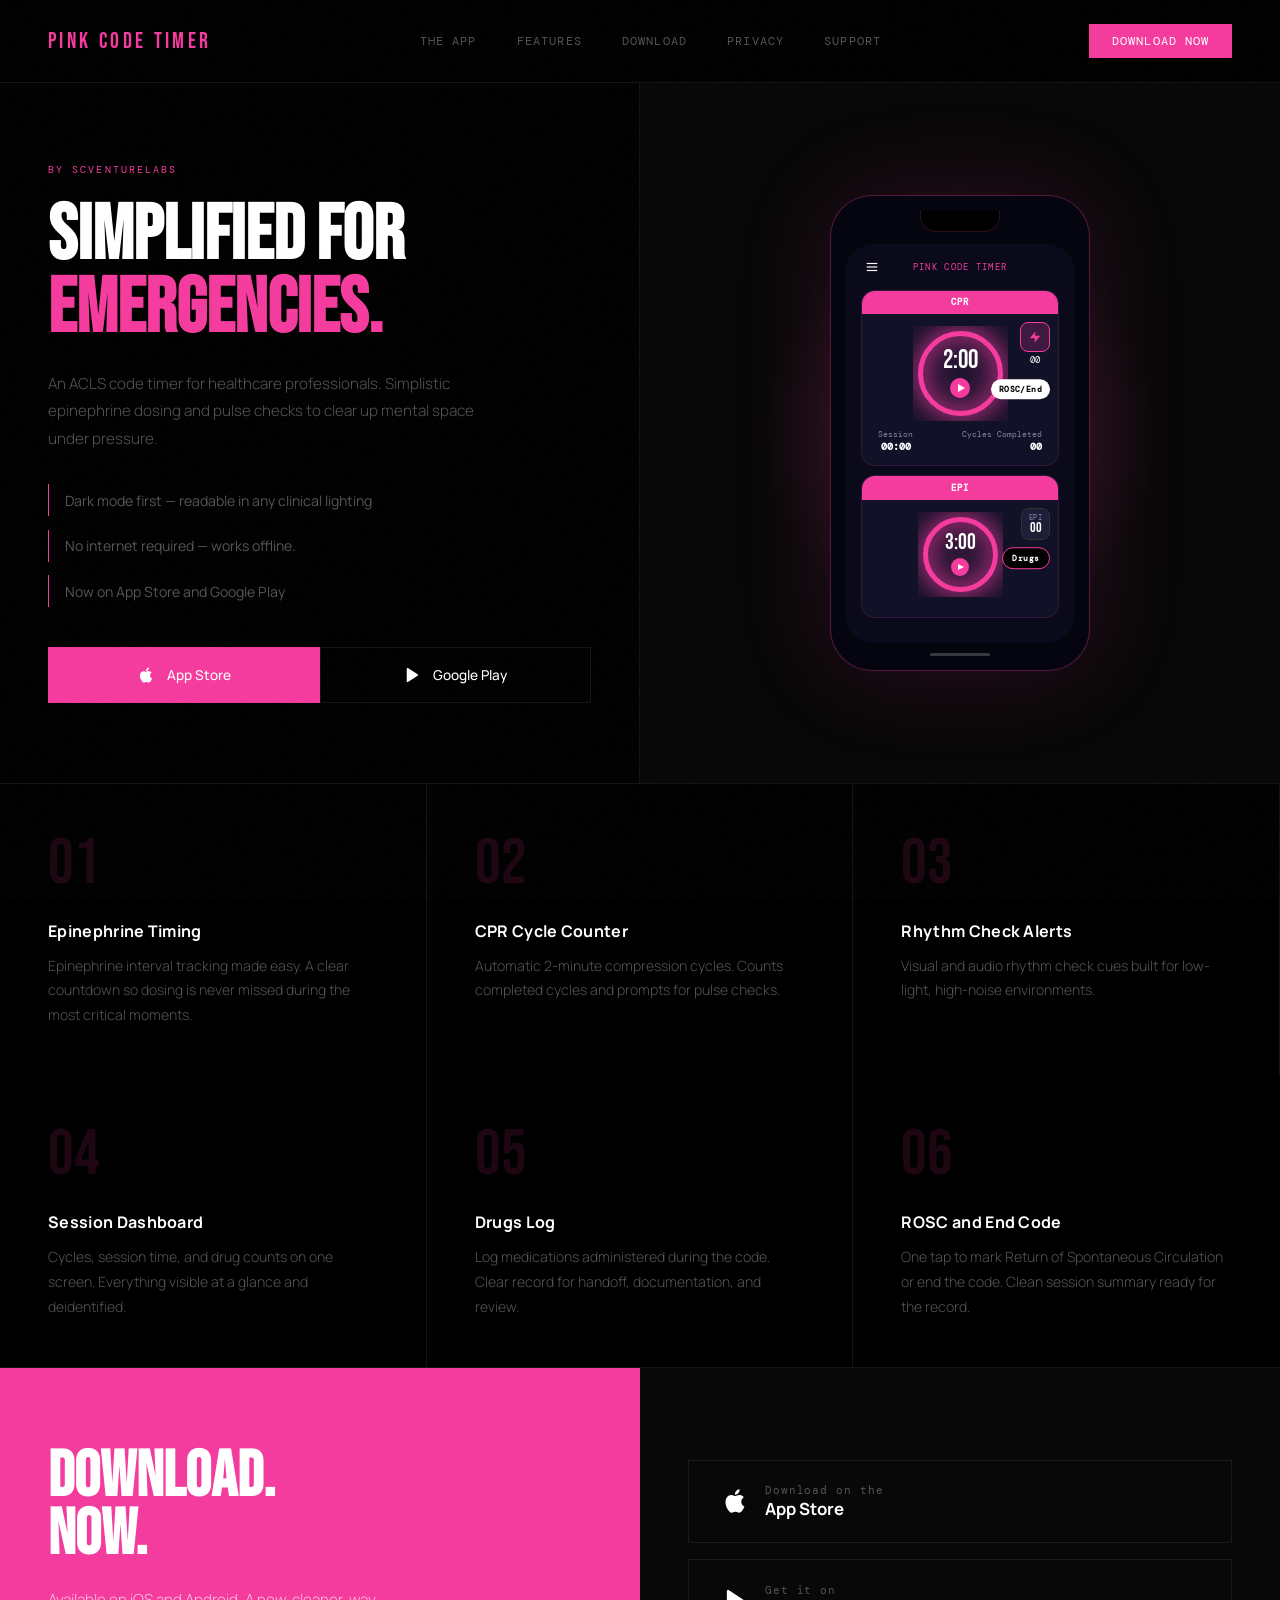
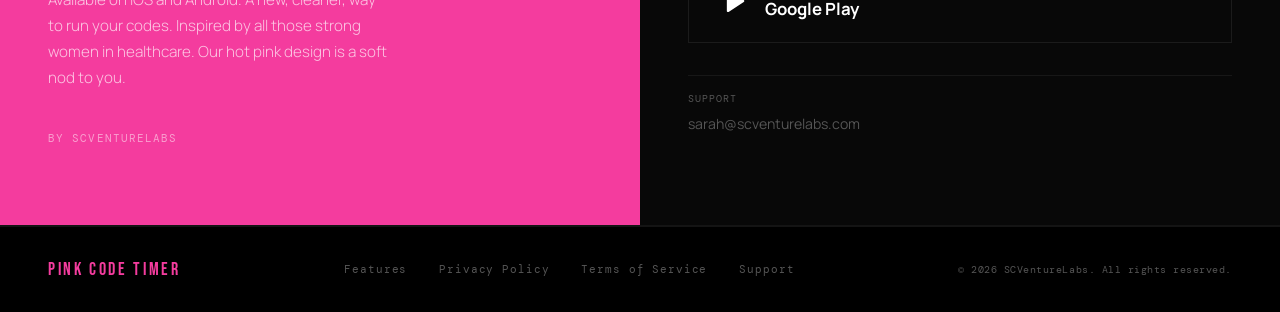
<file: index.html>
<!DOCTYPE html>
<html lang="en">
<head>
  <meta charset="UTF-8"/>
  <meta name="viewport" content="width=device-width, initial-scale=1.0"/>

  <!-- Primary SEO -->
  <title>Pink Code Timer | ACLS Code Timer for Doctors & Nurses</title>
  <meta name="description" content="Pink Code Timer is the definitive ACLS code timer for healthcare professionals. Track epinephrine dosing, CPR cycles, and rhythm checks on iOS and Android. Free to download."/>
  <meta name="keywords" content="ACLS timer, code timer, epinephrine timer, CPR timer, cardiac arrest timer, hospital app, emergency medicine app, resuscitation timer, code blue timer"/>
  <meta name="author" content="SCVentureLabs"/>
  <link rel="canonical" href="https://www.scventurelabs.com/"/>

  <!-- Open Graph (Facebook, iMessage, LinkedIn previews) -->
  <meta property="og:type" content="website"/>
  <meta property="og:url" content="https://www.scventurelabs.com/"/>
  <meta property="og:title" content="Pink Code Timer | ACLS Code Timer for Healthcare Professionals"/>
  <meta property="og:description" content="Track epinephrine dosing, CPR cycles, and rhythm checks with confidence. Free on iOS and Android."/>
  <meta property="og:image" content="https://www.scventurelabs.com/images/app-screenshot.png"/>

  <!-- Twitter/X Card -->
  <meta name="twitter:card" content="summary_large_image"/>
  <meta name="twitter:title" content="Pink Code Timer | ACLS Code Timer"/>
  <meta name="twitter:description" content="The definitive ACLS code timer for healthcare professionals. Free on iOS and Android."/>
  <meta name="twitter:image" content="https://www.scventurelabs.com/images/app-screenshot.png"/>

  <!-- Structured Data: tells Google this is a mobile app -->
  <script type="application/ld+json">
  {
    "@context": "https://schema.org",
    "@type": "MobileApplication",
    "name": "Pink Code Timer",
    "description": "The definitive ACLS code timer for healthcare professionals. Track epinephrine dosing, CPR cycles, rhythm checks, and more.",
    "url": "https://www.scventurelabs.com",
    "applicationCategory": "MedicalApplication",
    "operatingSystem": "iOS, Android",
    "offers": {
      "@type": "Offer",
      "price": "0",
      "priceCurrency": "USD"
    },
    "author": {
      "@type": "Organization",
      "name": "SCVentureLabs",
      "email": "sarah@scventurelabs.com"
    }
  }
  </script>

  <link rel="icon" type="image/png" href="images/logo.png"/>
  <link rel="stylesheet" href="style.css"/>
  <link href="https://fonts.googleapis.com/css2?family=Bebas+Neue&family=DM+Mono:wght@400;500&family=Manrope:wght@300;400;500;700&display=swap" rel="stylesheet"/>
</head>
<body>

  <!-- NAV -->
  <nav class="nav">
    <div class="nav-logo">Pink Code Timer</div>
    <div class="nav-links">
      <a href="#app">The App</a>
      <a href="#features">Features</a>
      <a href="#download">Download</a>
      <a href="privacy.html">Privacy</a>
      <a href="mailto:sarah@scventurelabs.com">Support</a>
    </div>
    <a href="#download" class="nav-cta">Download Now</a>
  </nav>

  <!-- SPLIT: HERO / APP SECTION -->
  <section class="split" id="app">
    <div class="split-left">
      <div class="section-label">By SCVentureLabs</div>
      <h1 class="section-title" style="font-size:clamp(3.5rem,6vw,6rem);">
        Simplified for<br><em>emergencies.</em>
      </h1>
      <p class="section-body">
        An ACLS code timer for healthcare professionals. Simplistic epinephrine dosing and pulse checks to clear up mental space under pressure.
      </p>

      <div style="margin-top:2rem;display:flex;flex-direction:column;gap:0.85rem;">
        <div style="display:flex;align-items:center;gap:1rem;font-size:0.88rem;color:#555;">
          <div style="width:1px;height:32px;background:#f43c9e;flex-shrink:0;"></div>
          Dark mode first — readable in any clinical lighting
        </div>
        <div style="display:flex;align-items:center;gap:1rem;font-size:0.88rem;color:#555;">
          <div style="width:1px;height:32px;background:#f43c9e;flex-shrink:0;"></div>
          No internet required — works offline.
        </div>
        <div style="display:flex;align-items:center;gap:1rem;font-size:0.88rem;color:#555;">
          <div style="width:1px;height:32px;background:#f43c9e;flex-shrink:0;"></div>
          Now on App Store and Google Play
        </div>
      </div>

      <div style="margin-top:2.5rem;display:flex;gap:0;">
        <a href="https://apps.apple.com/us/app/pink-code-timer/id6759091362" class="btn-store primary" target="_blank" rel="noopener">
          <svg width="18" height="18" viewBox="0 0 24 24" fill="white"><path d="M18.71 19.5c-.83 1.24-1.71 2.45-3.05 2.47-1.34.03-1.77-.79-3.29-.79-1.53 0-2 .77-3.27.82-1.31.05-2.3-1.32-3.14-2.53C4.25 17 2.94 12.45 4.7 9.39c.87-1.52 2.43-2.48 4.12-2.51 1.28-.02 2.5.87 3.29.87.78 0 2.26-1.07 3.8-.91.65.03 2.47.26 3.64 1.98-.09.06-2.17 1.28-2.15 3.81.03 3.02 2.65 4.03 2.68 4.04-.03.07-.42 1.44-1.38 2.83M13 3.5c.73-.83 1.94-1.46 2.94-1.5.13 1.17-.34 2.35-1.04 3.19-.69.85-1.83 1.51-2.95 1.42-.15-1.15.41-2.35 1.05-3.11z"/></svg>
          App Store
        </a>
        <a href="https://play.google.com/store/apps/details?id=com.pinkcodetimer.android&pcampaignid=web_share" class="btn-store" target="_blank" rel="noopener">
          <svg width="18" height="18" viewBox="0 0 24 24" fill="white"><path d="M5 3.5v17c0 .55.45 1 1 1 .18 0 .35-.05.5-.13l13-8.5c.31-.18.5-.51.5-.87s-.19-.69-.5-.87l-13-8.5c-.15-.08-.32-.13-.5-.13-.55 0-1 .45-1 1z"/></svg>
          Google Play
        </a>
      </div>
    </div>

    <div class="split-right">
      <div class="glow-blob"></div>
      <div class="phone">
        <div class="phone-notch"></div>
        <div class="phone-screen">

          <div style="display:flex;justify-content:space-between;align-items:center;margin-bottom:1rem;padding:0 0.25rem;">
            <svg width="14" height="14" viewBox="0 0 24 24" fill="none" stroke="#fff" stroke-width="2"><line x1="3" y1="6" x2="21" y2="6"/><line x1="3" y1="12" x2="21" y2="12"/><line x1="3" y1="18" x2="21" y2="18"/></svg>
            <div class="phone-header" style="margin:0;">Pink Code Timer</div>
            <div style="width:14px;"></div>
          </div>

          <!-- CPR CARD -->
          <div class="phone-card" style="margin-bottom:0.6rem;">
            <div class="phone-card-header">CPR</div>
            <div class="phone-card-body" style="position:relative;padding:0.75rem;">
              <div style="position:absolute;top:0.5rem;right:0.5rem;text-align:center;">
                <div style="width:30px;height:30px;background:rgba(244,60,158,0.2);border:1px solid #f43c9e;border-radius:8px;display:flex;align-items:center;justify-content:center;">
                  <svg width="14" height="14" viewBox="0 0 24 24" fill="#f43c9e"><path d="M13 2L3 14h9l-1 8 10-12h-9l1-8z"/></svg>
                </div>
                <div style="font-family:'DM Mono',monospace;font-size:0.55rem;color:#fff;margin-top:2px;">00</div>
              </div>
              <div style="position:relative;width:95px;height:95px;margin:0 auto 0.5rem;">
                <svg viewBox="0 0 95 95" style="position:absolute;inset:0;width:100%;height:100%;">
                  <circle cx="47.5" cy="47.5" r="40" fill="none" stroke="rgba(244,60,158,0.15)" stroke-width="5"/>
                  <circle cx="47.5" cy="47.5" r="40" fill="none" stroke="#f43c9e" stroke-width="5"
                    stroke-dasharray="251" stroke-dashoffset="0" stroke-linecap="round"
                    transform="rotate(-90 47.5 47.5)"
                    style="filter:drop-shadow(0 0 8px #f43c9e) drop-shadow(0 0 16px #f43c9e);"/>
                </svg>
                <div style="position:absolute;inset:0;display:flex;flex-direction:column;align-items:center;justify-content:center;gap:4px;">
                  <div style="font-family:'Bebas Neue',sans-serif;font-size:1.6rem;color:#fff;line-height:1;">2:00</div>
                  <div style="width:20px;height:20px;background:#f43c9e;border-radius:50%;display:flex;align-items:center;justify-content:center;">
                    <div style="width:0;height:0;border-top:4px solid transparent;border-bottom:4px solid transparent;border-left:7px solid #fff;margin-left:2px;"></div>
                  </div>
                </div>
              </div>
              <div style="position:absolute;right:0.5rem;top:50%;transform:translateY(-50%);">
                <div style="background:#fff;color:#000;font-family:'DM Mono',monospace;font-size:0.5rem;letter-spacing:0.05em;padding:0.3rem 0.5rem;border-radius:100px;font-weight:600;">ROSC/End</div>
              </div>
              <div class="phone-stats" style="padding:0 0.25rem;margin-top:0.25rem;">
                <div><div style="font-size:0.52rem;color:#8888aa;">Session</div><strong style="font-size:0.65rem;color:#fff;">00:00</strong></div>
                <div style="text-align:right"><div style="font-size:0.52rem;color:#8888aa;">Cycles Completed</div><strong style="font-size:0.65rem;color:#fff;">00</strong></div>
              </div>
            </div>
          </div>

          <!-- EPI CARD -->
          <div class="phone-card">
            <div class="phone-card-header">EPI</div>
            <div class="phone-card-body" style="position:relative;padding:0.75rem;">
              <div style="position:absolute;top:0.5rem;right:0.5rem;text-align:center;">
                <div style="background:#1e1e38;border:1px solid #333;border-radius:8px;padding:0.25rem 0.4rem;text-align:center;">
                  <div style="font-family:'DM Mono',monospace;font-size:0.45rem;color:#8888aa;letter-spacing:0.08em;">EPI</div>
                  <div style="font-family:'Bebas Neue',sans-serif;font-size:0.85rem;color:#fff;line-height:1;">00</div>
                </div>
              </div>
              <div style="position:relative;width:85px;height:85px;margin:0 auto 0.5rem;">
                <svg viewBox="0 0 85 85" style="position:absolute;inset:0;width:100%;height:100%;">
                  <circle cx="42.5" cy="42.5" r="35" fill="none" stroke="rgba(244,60,158,0.15)" stroke-width="5"/>
                  <circle cx="42.5" cy="42.5" r="35" fill="none" stroke="#f43c9e" stroke-width="5"
                    stroke-dasharray="220" stroke-dashoffset="0" stroke-linecap="round"
                    transform="rotate(-90 42.5 42.5)"
                    style="filter:drop-shadow(0 0 8px #f43c9e) drop-shadow(0 0 16px #f43c9e);"/>
                </svg>
                <div style="position:absolute;inset:0;display:flex;flex-direction:column;align-items:center;justify-content:center;gap:4px;">
                  <div style="font-family:'Bebas Neue',sans-serif;font-size:1.4rem;color:#fff;line-height:1;">3:00</div>
                  <div style="width:18px;height:18px;background:#f43c9e;border-radius:50%;display:flex;align-items:center;justify-content:center;">
                    <div style="width:0;height:0;border-top:3px solid transparent;border-bottom:3px solid transparent;border-left:6px solid #fff;margin-left:2px;"></div>
                  </div>
                </div>
              </div>
              <div style="position:absolute;right:0.5rem;top:50%;transform:translateY(-50%);">
                <div style="background:#000;color:#fff;font-family:'DM Mono',monospace;font-size:0.5rem;letter-spacing:0.05em;padding:0.3rem 0.6rem;border-radius:100px;border:1px solid #f43c9e;font-weight:600;">Drugs</div>
              </div>
            </div>
          </div>

        </div>
        <div class="phone-home"></div>
      </div>
    </div>
  </section>

  <!-- FEATURES -->
  <section class="features" id="features">
    <div class="feature">
      <div class="feature-num">01</div>
      <h3>Epinephrine Timing</h3>
      <p>Epinephrine interval tracking made easy. A clear countdown so dosing is never missed during the most critical moments.</p>
    </div>
    <div class="feature">
      <div class="feature-num">02</div>
      <h3>CPR Cycle Counter</h3>
      <p>Automatic 2-minute compression cycles. Counts completed cycles and prompts for pulse checks.</p>
    </div>
    <div class="feature">
      <div class="feature-num">03</div>
      <h3>Rhythm Check Alerts</h3>
      <p>Visual and audio rhythm check cues built for low-light, high-noise environments.</p>
    </div>
    <div class="feature">
      <div class="feature-num">04</div>
      <h3>Session Dashboard</h3>
      <p>Cycles, session time, and drug counts on one screen. Everything visible at a glance and deidentified.</p>
    </div>
    <div class="feature">
      <div class="feature-num">05</div>
      <h3>Drugs Log</h3>
      <p>Log medications administered during the code. Clear record for handoff, documentation, and review.</p>
    </div>
    <div class="feature">
      <div class="feature-num">06</div>
      <h3>ROSC and End Code</h3>
      <p>One tap to mark Return of Spontaneous Circulation or end the code. Clean session summary ready for the record.</p>
    </div>
  </section>

  <!-- DOWNLOAD CTA -->
  <section class="cta-section" id="download">
    <div class="cta-left">
      <h2>Download.<br>Now.</h2>
      <p>Available on iOS and Android. A new, cleaner, way to run your codes. Inspired by all those strong women in healthcare. Our hot pink design is a soft nod to you.</p>
      <div style="font-family:'DM Mono',monospace;font-size:0.68rem;letter-spacing:0.1em;color:rgba(255,255,255,0.5);">BY SCVENTURELABS</div>
    </div>
    <div class="cta-right">
      <a href="https://apps.apple.com/us/app/pink-code-timer/id6759091362" class="cta-store-btn" target="_blank" rel="noopener">
        <svg width="28" height="28" viewBox="0 0 24 24" fill="white"><path d="M18.71 19.5c-.83 1.24-1.71 2.45-3.05 2.47-1.34.03-1.77-.79-3.29-.79-1.53 0-2 .77-3.27.82-1.31.05-2.3-1.32-3.14-2.53C4.25 17 2.94 12.45 4.7 9.39c.87-1.52 2.43-2.48 4.12-2.51 1.28-.02 2.5.87 3.29.87.78 0 2.26-1.07 3.8-.91.65.03 2.47.26 3.64 1.98-.09.06-2.17 1.28-2.15 3.81.03 3.02 2.65 4.03 2.68 4.04-.03.07-.42 1.44-1.38 2.83M13 3.5c.73-.83 1.94-1.46 2.94-1.5.13 1.17-.34 2.35-1.04 3.19-.69.85-1.83 1.51-2.95 1.42-.15-1.15.41-2.35 1.05-3.11z"/></svg>
        <div>
          <div class="store-label">Download on the</div>
          <div class="store-name">App Store</div>
        </div>
      </a>
      <a href="https://play.google.com/store/apps/details?id=com.pinkcodetimer.android&pcampaignid=web_share" class="cta-store-btn" target="_blank" rel="noopener">
        <svg width="28" height="28" viewBox="0 0 24 24" fill="white"><path d="M5 3.5v17c0 .55.45 1 1 1 .18 0 .35-.05.5-.13l13-8.5c.31-.18.5-.51.5-.87s-.19-.69-.5-.87l-13-8.5c-.15-.08-.32-.13-.5-.13-.55 0-1 .45-1 1z"/></svg>
        <div>
          <div class="store-label">Get it on</div>
          <div class="store-name">Google Play</div>
        </div>
      </a>
      <div style="margin-top:1rem;padding-top:1rem;border-top:1px solid rgba(255,255,255,0.06);">
        <div style="font-family:'DM Mono',monospace;font-size:0.65rem;letter-spacing:0.1em;color:#555;margin-bottom:0.4rem;">SUPPORT</div>
        <a href="mailto:sarah@scventurelabs.com" style="font-size:0.88rem;color:#555;transition:color 0.2s;"
          onmouseover="this.style.color='#fff'" onmouseout="this.style.color='#555'">sarah@scventurelabs.com</a>
      </div>
    </div>
  </section>

  <!-- FOOTER -->
  <footer>
    <div class="footer-logo">Pink Code Timer</div>
    <div class="footer-links">
      <a href="#features">Features</a>
      <a href="privacy.html">Privacy Policy</a>
      <a href="terms.html">Terms of Service</a>
      <a href="mailto:sarah@scventurelabs.com">Support</a>
    </div>
    <div class="footer-copy">© 2026 SCVentureLabs. All rights reserved.</div>
  </footer>

</body>
</html>
</file>
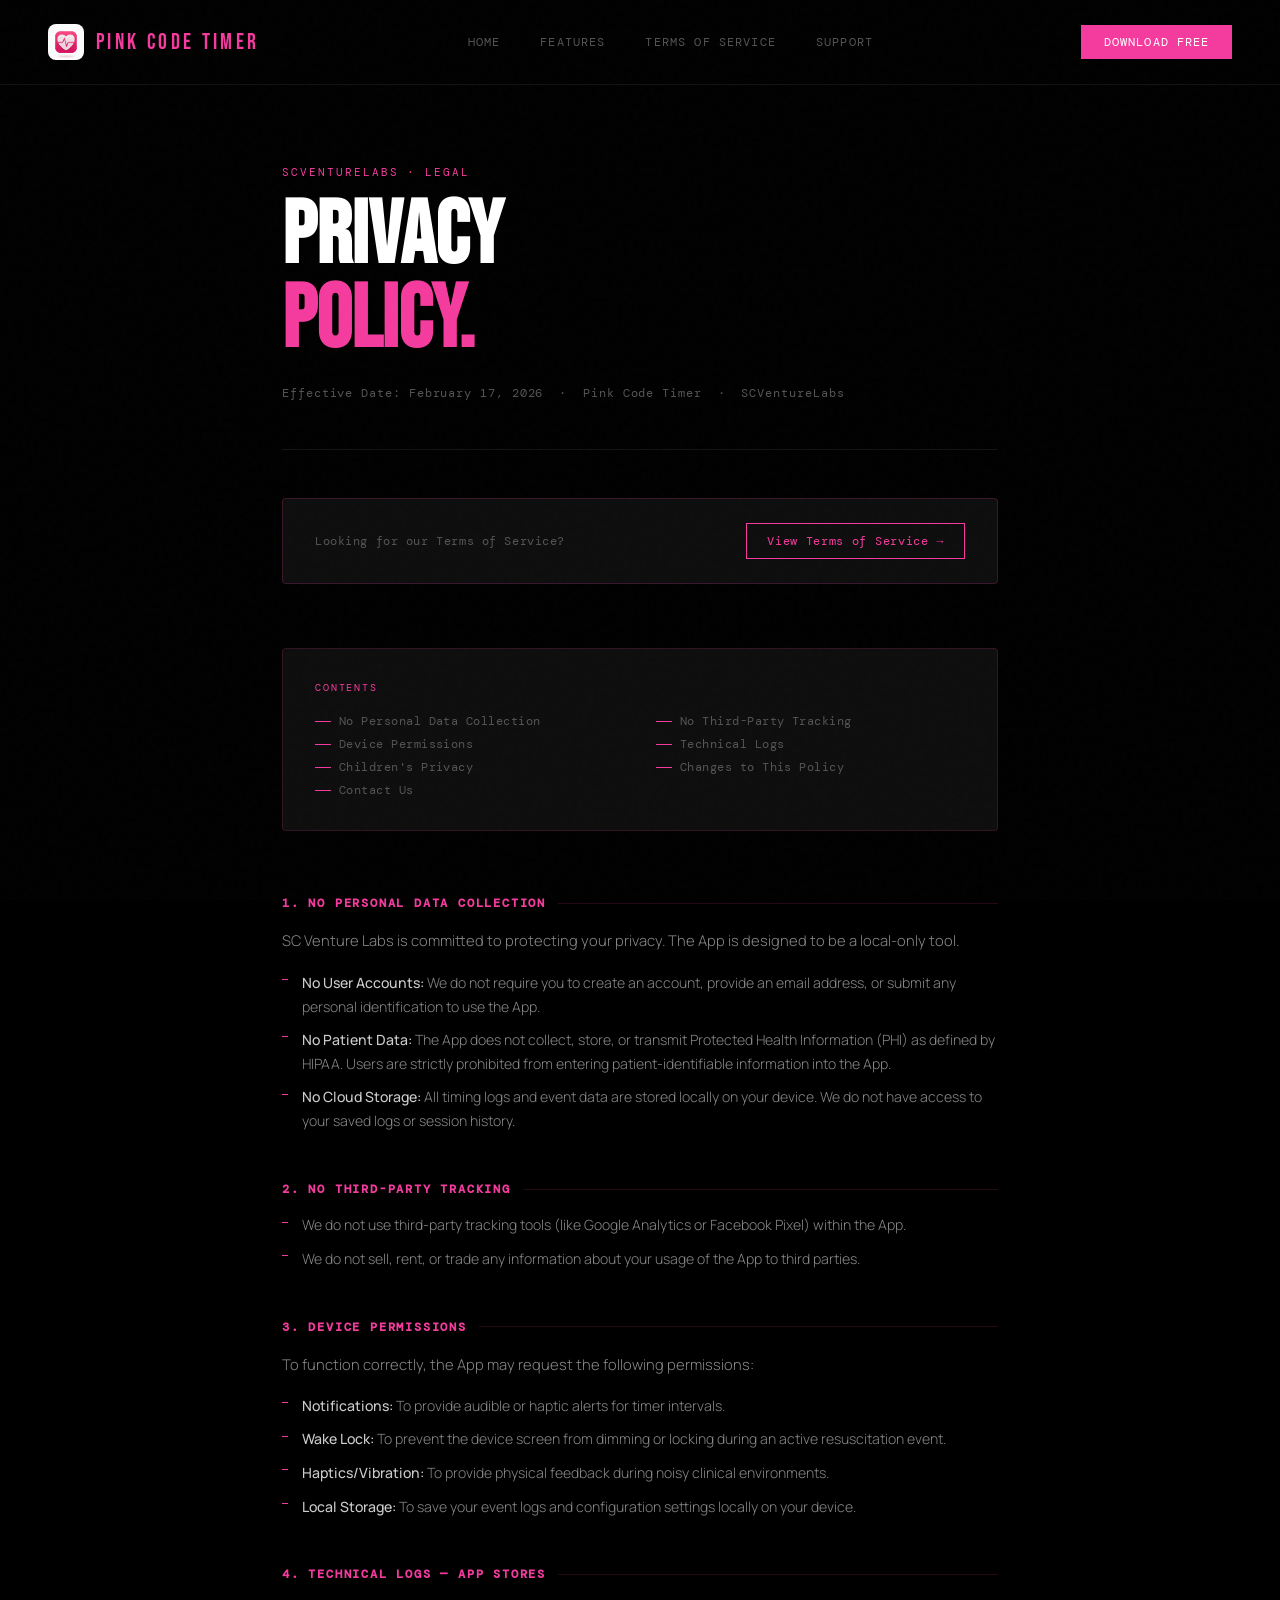
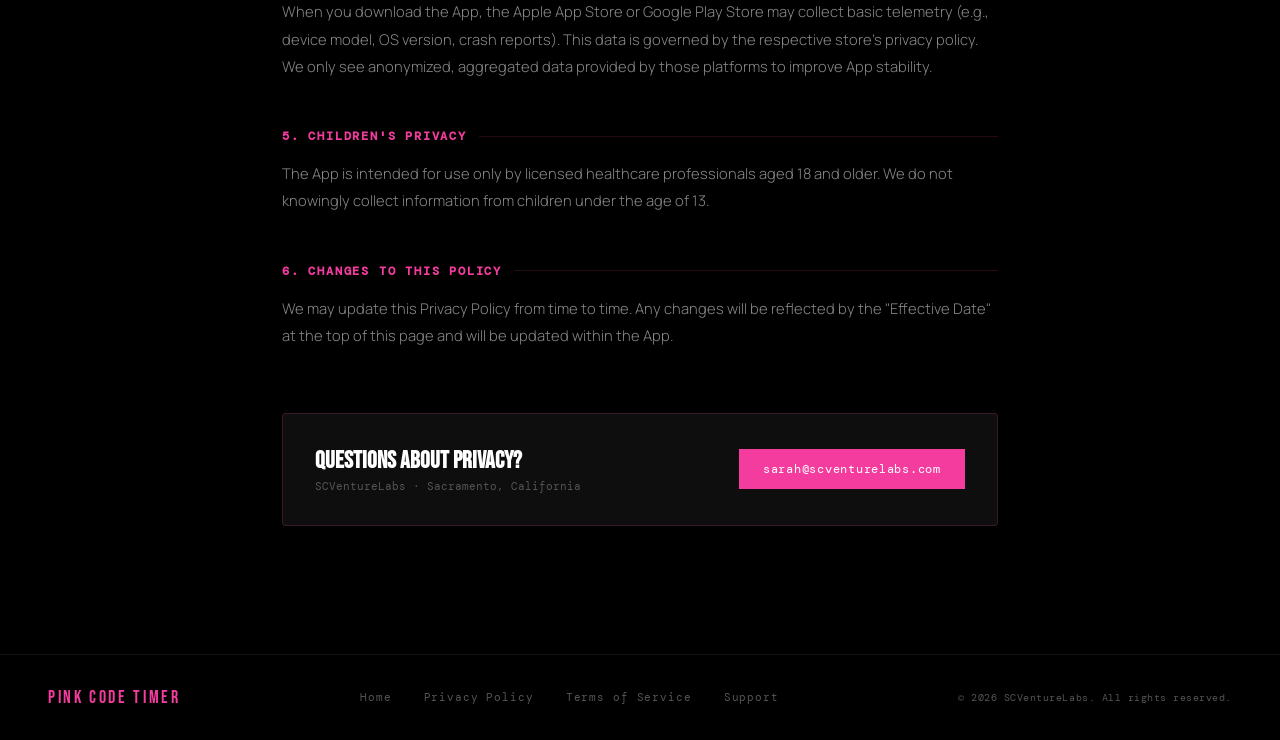
<file: privacy.html>
<!DOCTYPE html>
<html lang="en">
<head>
  <meta charset="UTF-8"/>
  <meta name="viewport" content="width=device-width, initial-scale=1.0"/>
  <title>Privacy Policy — Pink Code Timer</title>
  <meta name="description" content="Privacy Policy for Pink Code Timer by SCVentureLabs."/>
  <link rel="canonical" href="https://www.scventurelabs.com/privacy.html"/>
  <link rel="icon" type="image/png" href="images/logo.png"/>
  <link rel="stylesheet" href="style.css"/>
  <link href="https://fonts.googleapis.com/css2?family=Bebas+Neue&family=DM+Mono:wght@400;500&family=Manrope:wght@300;400;500;700&display=swap" rel="stylesheet"/>
  <style>
    .legal-wrap {
      max-width: 780px;
      margin: 0 auto;
      padding: 5rem 2rem 8rem;
    }
    .legal-eyebrow {
      font-family: 'DM Mono', monospace;
      font-size: 0.68rem;
      letter-spacing: 0.18em;
      text-transform: uppercase;
      color: #f43c9e;
      margin-bottom: 1rem;
    }
    .legal-hero-title {
      font-family: 'Bebas Neue', sans-serif;
      font-size: clamp(3rem, 7vw, 5.5rem);
      line-height: 0.95;
      margin-bottom: 1.5rem;
    }
    .legal-hero-title span { color: #f43c9e; }
    .legal-date {
      font-family: 'DM Mono', monospace;
      font-size: 0.72rem;
      color: #555;
      letter-spacing: 0.08em;
      margin-bottom: 3rem;
      padding-bottom: 3rem;
      border-bottom: 1px solid rgba(255,255,255,0.08);
    }
    .legal-toc {
      background: #0e0e0e;
      border: 1px solid rgba(244,60,158,0.15);
      border-radius: 4px;
      padding: 2rem;
      margin-bottom: 4rem;
    }
    .legal-toc-title {
      font-family: 'DM Mono', monospace;
      font-size: 0.65rem;
      letter-spacing: 0.18em;
      text-transform: uppercase;
      color: #f43c9e;
      margin-bottom: 1.25rem;
    }
    .legal-toc-list {
      display: grid;
      grid-template-columns: 1fr 1fr;
      gap: 0.5rem 2rem;
      list-style: none;
    }
    .legal-toc-list li a {
      font-family: 'DM Mono', monospace;
      font-size: 0.72rem;
      color: #555;
      letter-spacing: 0.04em;
      transition: color 0.2s;
      display: flex;
      align-items: center;
      gap: 0.5rem;
    }
    .legal-toc-list li a::before {
      content: '';
      display: block;
      width: 16px;
      height: 1px;
      background: #f43c9e;
      flex-shrink: 0;
    }
    .legal-toc-list li a:hover { color: #fff; }
    .legal-section {
      margin-bottom: 3rem;
    }
    .legal-section h3 {
      font-family: 'DM Mono', monospace;
      font-size: 0.75rem;
      letter-spacing: 0.15em;
      text-transform: uppercase;
      color: #f43c9e;
      margin-bottom: 1rem;
      display: flex;
      align-items: center;
      gap: 0.75rem;
    }
    .legal-section h3::after {
      content: '';
      flex: 1;
      height: 1px;
      background: rgba(244,60,158,0.15);
    }
    .legal-section p {
      font-size: 0.92rem;
      color: #888;
      line-height: 1.85;
      font-weight: 300;
      margin-bottom: 1rem;
    }
    .legal-section ul {
      list-style: none;
      display: flex;
      flex-direction: column;
      gap: 0.6rem;
      margin-bottom: 1rem;
    }
    .legal-section ul li {
      font-size: 0.88rem;
      color: #888;
      line-height: 1.7;
      font-weight: 300;
      padding-left: 1.25rem;
      position: relative;
    }
    .legal-section ul li::before {
      content: '';
      position: absolute;
      left: 0;
      top: 0.6em;
      width: 6px;
      height: 1px;
      background: #f43c9e;
    }
    .legal-section ul li strong {
      color: #ccc;
      font-weight: 500;
    }
    .legal-other-page {
      background: #0e0e0e;
      border: 1px solid rgba(244,60,158,0.2);
      border-radius: 4px;
      padding: 1.5rem 2rem;
      display: flex;
      align-items: center;
      justify-content: space-between;
      margin-bottom: 4rem;
      gap: 2rem;
      flex-wrap: wrap;
    }
    .legal-other-page p {
      font-family: 'DM Mono', monospace;
      font-size: 0.72rem;
      color: #555;
      margin: 0;
      letter-spacing: 0.05em;
    }
    .legal-other-link {
      font-family: 'DM Mono', monospace;
      font-size: 0.72rem;
      background: transparent;
      color: #f43c9e;
      border: 1px solid #f43c9e;
      padding: 0.6rem 1.25rem;
      letter-spacing: 0.06em;
      white-space: nowrap;
      transition: all 0.2s;
    }
    .legal-other-link:hover {
      background: #f43c9e;
      color: #fff;
    }
    .legal-contact-box {
      background: #0e0e0e;
      border: 1px solid rgba(244,60,158,0.2);
      border-radius: 4px;
      padding: 2rem;
      display: flex;
      align-items: center;
      justify-content: space-between;
      margin-top: 4rem;
      gap: 2rem;
      flex-wrap: wrap;
    }
    .legal-contact-box h4 {
      font-family: 'Bebas Neue', sans-serif;
      font-size: 1.5rem;
      margin-bottom: 0.25rem;
    }
    .legal-contact-box p {
      font-family: 'DM Mono', monospace;
      font-size: 0.7rem;
      color: #555;
      margin: 0;
    }
    .legal-contact-link {
      font-family: 'DM Mono', monospace;
      font-size: 0.78rem;
      background: #f43c9e;
      color: #fff;
      padding: 0.75rem 1.5rem;
      letter-spacing: 0.06em;
      white-space: nowrap;
      transition: opacity 0.2s;
    }
    .legal-contact-link:hover { opacity: 0.85; }
    @media (max-width: 600px) {
      .legal-toc-list { grid-template-columns: 1fr; }
    }
  </style>
</head>
<body>

  <nav class="nav">
    <a href="index.html" class="nav-logo" style="display:flex;align-items:center;gap:0.75rem;">
  <img src="images/logo.png" alt="Pink Code Timer" style="height:36px;width:36px;border-radius:8px;"/>
  Pink Code Timer
</a>
    <div class="nav-links">
      <a href="index.html">Home</a>
      <a href="index.html#features">Features</a>
      <a href="terms.html">Terms of Service</a>
      <a href="mailto:sarah@scventurelabs.com">Support</a>
    </div>
    <a href="index.html#download" class="nav-cta">Download Free</a>
  </nav>

  <div class="legal-wrap">

    <div class="legal-eyebrow">SCVentureLabs · Legal</div>
    <h1 class="legal-hero-title">Privacy<br><span>Policy.</span></h1>
    <div class="legal-date">Effective Date: February 17, 2026 &nbsp;·&nbsp; Pink Code Timer &nbsp;·&nbsp; SCVentureLabs</div>

    <div class="legal-other-page">
      <p>Looking for our Terms of Service?</p>
      <a href="terms.html" class="legal-other-link">View Terms of Service →</a>
    </div>

    <div class="legal-toc">
      <div class="legal-toc-title">Contents</div>
      <ul class="legal-toc-list">
        <li><a href="#no-data">No Personal Data Collection</a></li>
        <li><a href="#no-tracking">No Third-Party Tracking</a></li>
        <li><a href="#permissions">Device Permissions</a></li>
        <li><a href="#tech-logs">Technical Logs</a></li>
        <li><a href="#childrens">Children's Privacy</a></li>
        <li><a href="#changes">Changes to This Policy</a></li>
        <li><a href="#contact">Contact Us</a></li>
      </ul>
    </div>

    <div id="no-data" class="legal-section">
      <h3>1. No Personal Data Collection</h3>
      <p>SC Venture Labs is committed to protecting your privacy. The App is designed to be a local-only tool.</p>
      <ul>
        <li><strong>No User Accounts:</strong> We do not require you to create an account, provide an email address, or submit any personal identification to use the App.</li>
        <li><strong>No Patient Data:</strong> The App does not collect, store, or transmit Protected Health Information (PHI) as defined by HIPAA. Users are strictly prohibited from entering patient-identifiable information into the App.</li>
        <li><strong>No Cloud Storage:</strong> All timing logs and event data are stored locally on your device. We do not have access to your saved logs or session history.</li>
      </ul>
    </div>

    <div id="no-tracking" class="legal-section">
      <h3>2. No Third-Party Tracking</h3>
      <ul>
        <li>We do not use third-party tracking tools (like Google Analytics or Facebook Pixel) within the App.</li>
        <li>We do not sell, rent, or trade any information about your usage of the App to third parties.</li>
      </ul>
    </div>

    <div id="permissions" class="legal-section">
      <h3>3. Device Permissions</h3>
      <p>To function correctly, the App may request the following permissions:</p>
      <ul>
        <li><strong>Notifications:</strong> To provide audible or haptic alerts for timer intervals.</li>
        <li><strong>Wake Lock:</strong> To prevent the device screen from dimming or locking during an active resuscitation event.</li>
        <li><strong>Haptics/Vibration:</strong> To provide physical feedback during noisy clinical environments.</li>
        <li><strong>Local Storage:</strong> To save your event logs and configuration settings locally on your device.</li>
      </ul>
    </div>

    <div id="tech-logs" class="legal-section">
      <h3>4. Technical Logs — App Stores</h3>
      <p>When you download the App, the Apple App Store or Google Play Store may collect basic telemetry (e.g., device model, OS version, crash reports). This data is governed by the respective store's privacy policy. We only see anonymized, aggregated data provided by those platforms to improve App stability.</p>
    </div>

    <div id="childrens" class="legal-section">
      <h3>5. Children's Privacy</h3>
      <p>The App is intended for use only by licensed healthcare professionals aged 18 and older. We do not knowingly collect information from children under the age of 13.</p>
    </div>

    <div id="changes" class="legal-section">
      <h3>6. Changes to This Policy</h3>
      <p>We may update this Privacy Policy from time to time. Any changes will be reflected by the "Effective Date" at the top of this page and will be updated within the App.</p>
    </div>

    <div id="contact" class="legal-contact-box">
      <div>
        <h4>Questions about Privacy?</h4>
        <p>SCVentureLabs · Sacramento, California</p>
      </div>
      <a href="mailto:sarah@scventurelabs.com" class="legal-contact-link">sarah@scventurelabs.com</a>
    </div>

  </div>

  <footer>
    <div class="footer-logo">Pink Code Timer</div>
    <div class="footer-links">
      <a href="index.html">Home</a>
      <a href="privacy.html">Privacy Policy</a>
      <a href="terms.html">Terms of Service</a>
      <a href="mailto:sarah@scventurelabs.com">Support</a>
    </div>
    <div class="footer-copy">© 2026 SCVentureLabs. All rights reserved.</div>
  </footer>

</body>
</html>
</file>
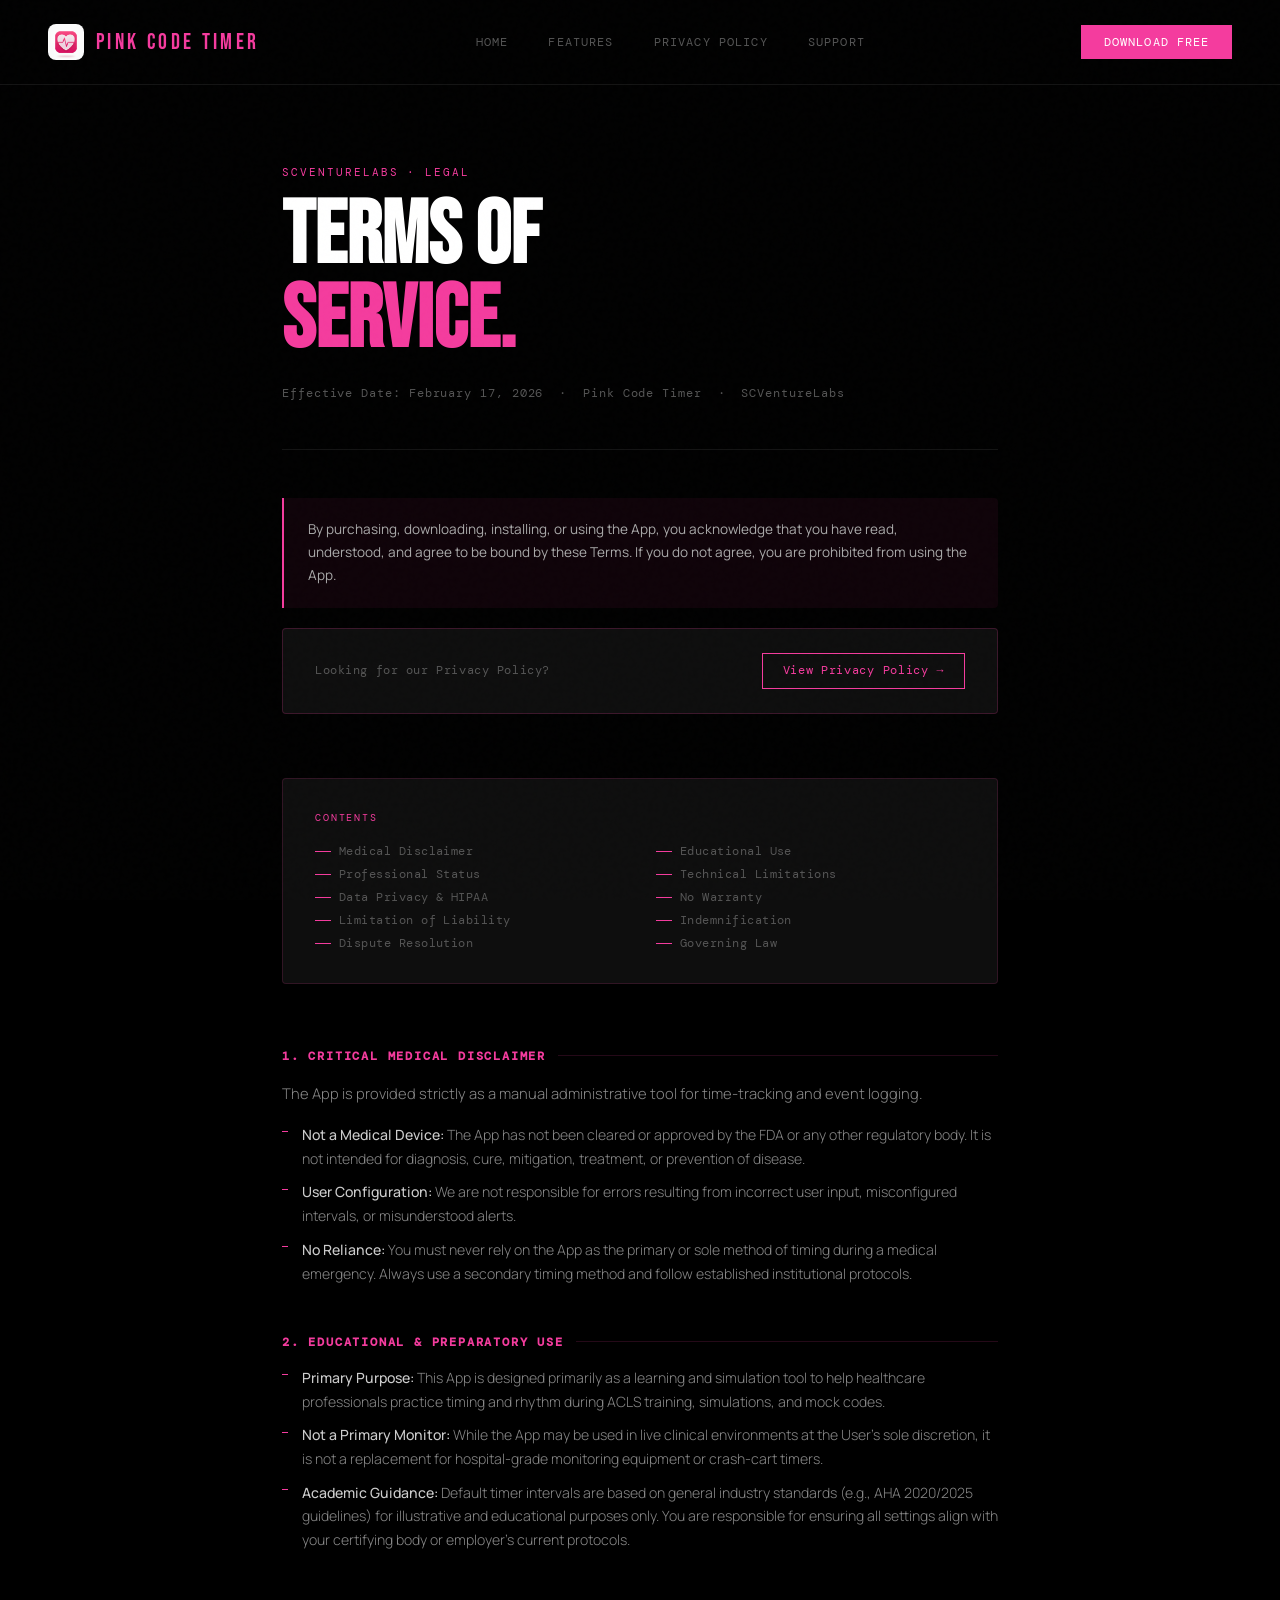
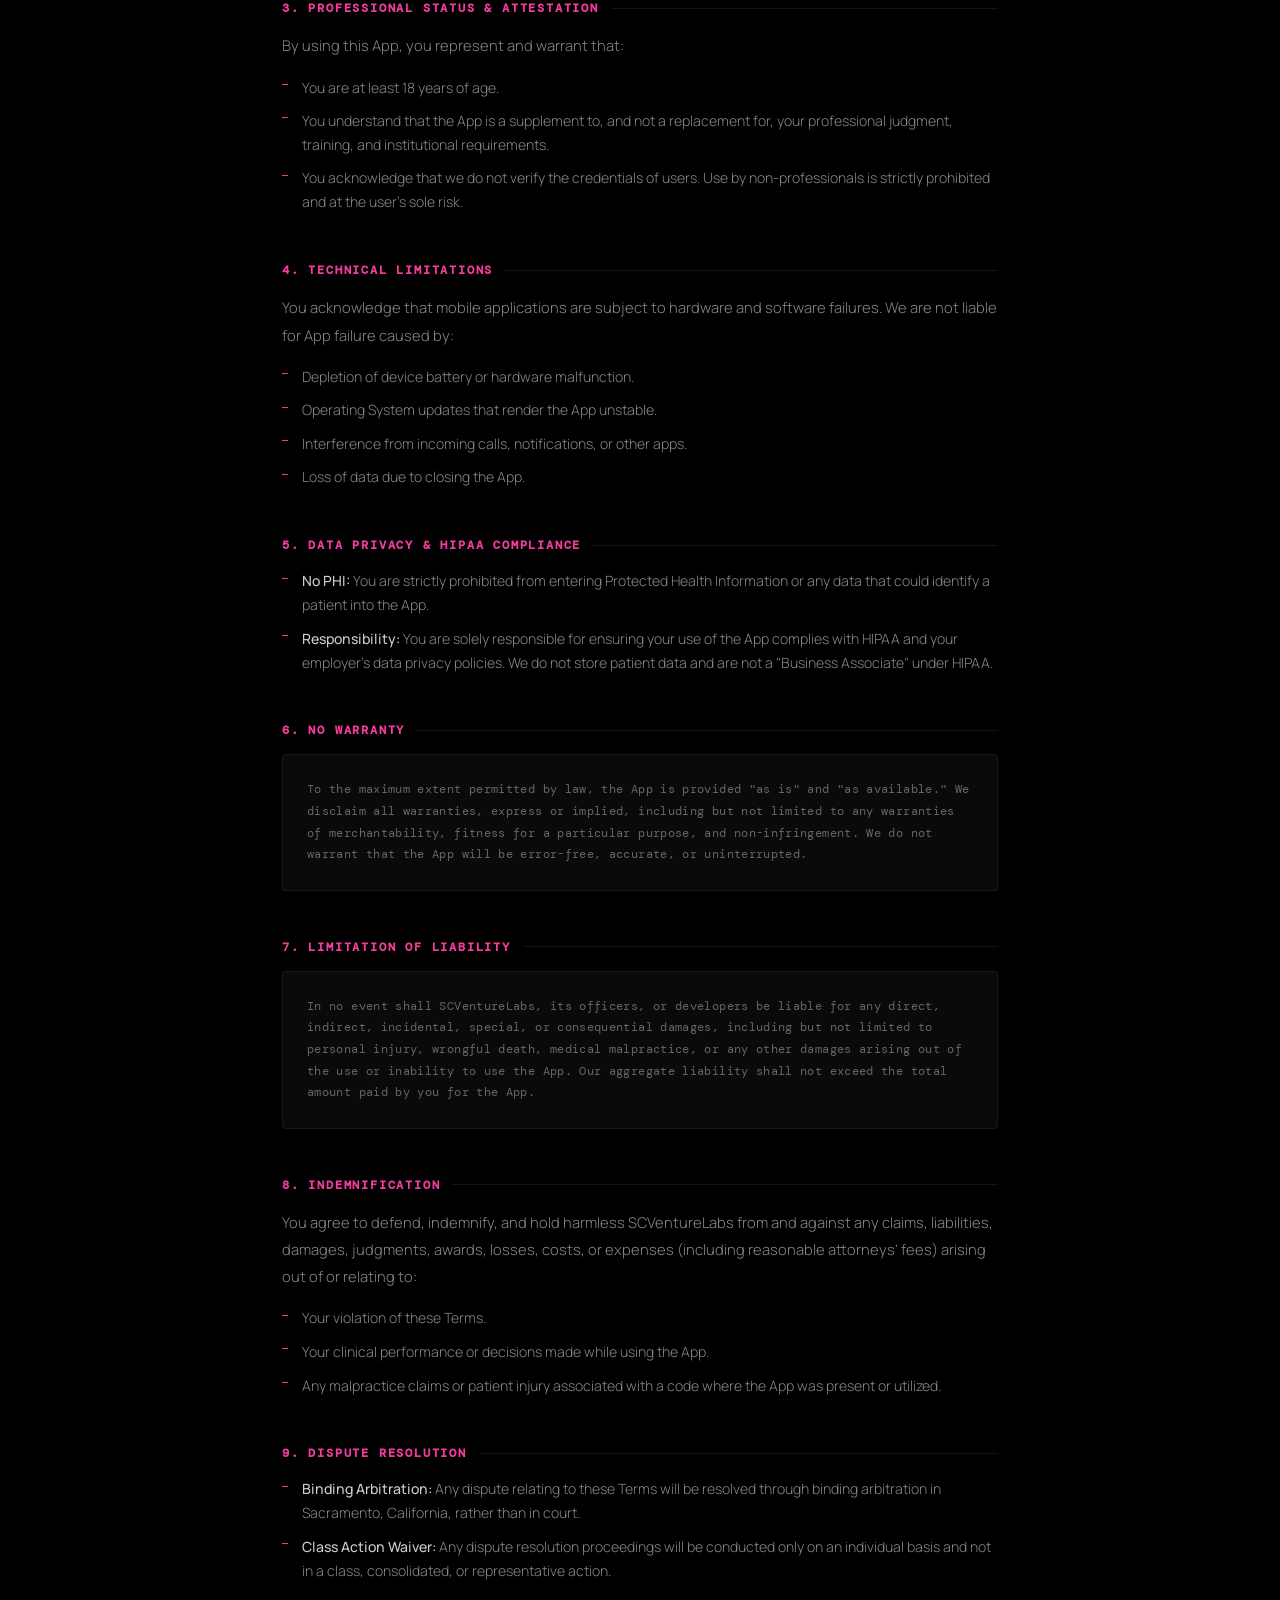
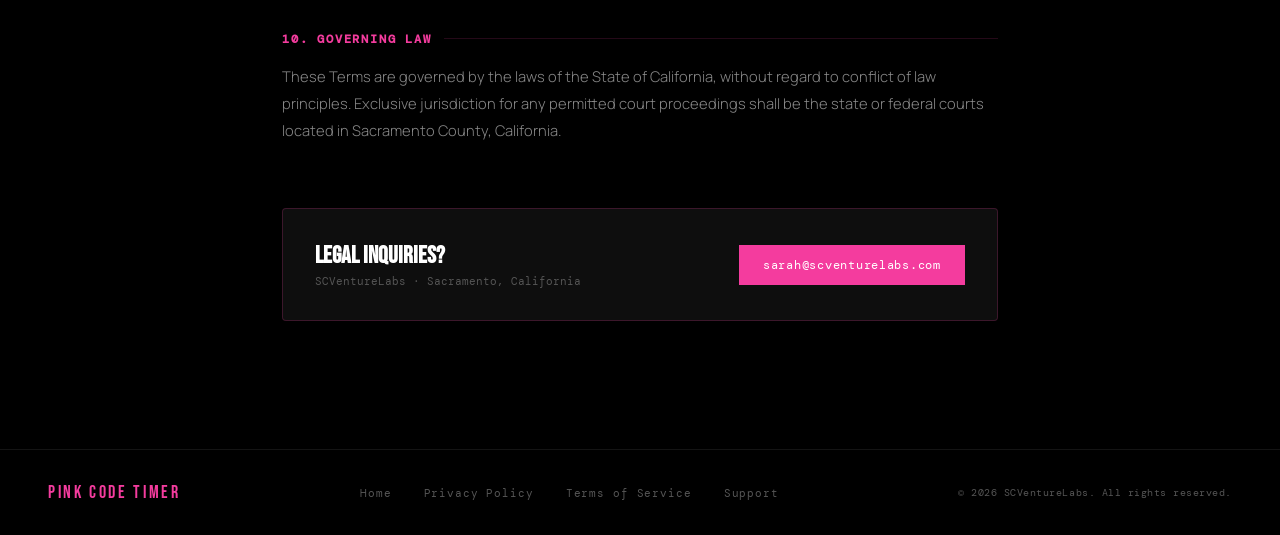
<file: terms.html>
<!DOCTYPE html>
<html lang="en">
<head>
  <meta charset="UTF-8"/>
  <meta name="viewport" content="width=device-width, initial-scale=1.0"/>
  <title>Terms of Service — Pink Code Timer</title>
  <meta name="description" content="Terms of Service for Pink Code Timer by SCVentureLabs."/>
  <link rel="canonical" href="https://www.scventurelabs.com/terms.html"/>
  <link rel="icon" type="image/png" href="images/logo.png"/>
  <link rel="stylesheet" href="style.css"/>
  <link href="https://fonts.googleapis.com/css2?family=Bebas+Neue&family=DM+Mono:wght@400;500&family=Manrope:wght@300;400;500;700&display=swap" rel="stylesheet"/>
  <style>
    .legal-wrap {
      max-width: 780px;
      margin: 0 auto;
      padding: 5rem 2rem 8rem;
    }
    .legal-eyebrow {
      font-family: 'DM Mono', monospace;
      font-size: 0.68rem;
      letter-spacing: 0.18em;
      text-transform: uppercase;
      color: #f43c9e;
      margin-bottom: 1rem;
    }
    .legal-hero-title {
      font-family: 'Bebas Neue', sans-serif;
      font-size: clamp(3rem, 7vw, 5.5rem);
      line-height: 0.95;
      margin-bottom: 1.5rem;
    }
    .legal-hero-title span { color: #f43c9e; }
    .legal-date {
      font-family: 'DM Mono', monospace;
      font-size: 0.72rem;
      color: #555;
      letter-spacing: 0.08em;
      margin-bottom: 3rem;
      padding-bottom: 3rem;
      border-bottom: 1px solid rgba(255,255,255,0.08);
    }
    .legal-toc {
      background: #0e0e0e;
      border: 1px solid rgba(244,60,158,0.15);
      border-radius: 4px;
      padding: 2rem;
      margin-bottom: 4rem;
    }
    .legal-toc-title {
      font-family: 'DM Mono', monospace;
      font-size: 0.65rem;
      letter-spacing: 0.18em;
      text-transform: uppercase;
      color: #f43c9e;
      margin-bottom: 1.25rem;
    }
    .legal-toc-list {
      display: grid;
      grid-template-columns: 1fr 1fr;
      gap: 0.5rem 2rem;
      list-style: none;
    }
    .legal-toc-list li a {
      font-family: 'DM Mono', monospace;
      font-size: 0.72rem;
      color: #555;
      letter-spacing: 0.04em;
      transition: color 0.2s;
      display: flex;
      align-items: center;
      gap: 0.5rem;
    }
    .legal-toc-list li a::before {
      content: '';
      display: block;
      width: 16px;
      height: 1px;
      background: #f43c9e;
      flex-shrink: 0;
    }
    .legal-toc-list li a:hover { color: #fff; }
    .legal-section {
      margin-bottom: 3rem;
    }
    .legal-section h3 {
      font-family: 'DM Mono', monospace;
      font-size: 0.75rem;
      letter-spacing: 0.15em;
      text-transform: uppercase;
      color: #f43c9e;
      margin-bottom: 1rem;
      display: flex;
      align-items: center;
      gap: 0.75rem;
    }
    .legal-section h3::after {
      content: '';
      flex: 1;
      height: 1px;
      background: rgba(244,60,158,0.15);
    }
    .legal-section p {
      font-size: 0.92rem;
      color: #888;
      line-height: 1.85;
      font-weight: 300;
      margin-bottom: 1rem;
    }
    .legal-section ul {
      list-style: none;
      display: flex;
      flex-direction: column;
      gap: 0.6rem;
      margin-bottom: 1rem;
    }
    .legal-section ul li {
      font-size: 0.88rem;
      color: #888;
      line-height: 1.7;
      font-weight: 300;
      padding-left: 1.25rem;
      position: relative;
    }
    .legal-section ul li::before {
      content: '';
      position: absolute;
      left: 0;
      top: 0.6em;
      width: 6px;
      height: 1px;
      background: #f43c9e;
    }
    .legal-section ul li strong {
      color: #ccc;
      font-weight: 500;
    }
    .legal-warning {
      background: rgba(244,60,158,0.06);
      border-left: 2px solid #f43c9e;
      padding: 1.25rem 1.5rem;
      margin-bottom: 1.25rem;
      border-radius: 0 4px 4px 0;
    }
    .legal-warning p {
      font-size: 0.85rem;
      color: #aaa;
      margin: 0;
      line-height: 1.7;
    }
    .legal-allcaps {
      font-family: 'DM Mono', monospace;
      font-size: 0.75rem;
      color: #666;
      line-height: 1.8;
      letter-spacing: 0.03em;
      background: #0a0a0a;
      border: 1px solid rgba(255,255,255,0.06);
      padding: 1.5rem;
      border-radius: 4px;
      margin-bottom: 1rem;
    }
    .legal-other-page {
      background: #0e0e0e;
      border: 1px solid rgba(244,60,158,0.2);
      border-radius: 4px;
      padding: 1.5rem 2rem;
      display: flex;
      align-items: center;
      justify-content: space-between;
      margin-bottom: 4rem;
      gap: 2rem;
      flex-wrap: wrap;
    }
    .legal-other-page p {
      font-family: 'DM Mono', monospace;
      font-size: 0.72rem;
      color: #555;
      margin: 0;
      letter-spacing: 0.05em;
    }
    .legal-other-link {
      font-family: 'DM Mono', monospace;
      font-size: 0.72rem;
      background: transparent;
      color: #f43c9e;
      border: 1px solid #f43c9e;
      padding: 0.6rem 1.25rem;
      letter-spacing: 0.06em;
      white-space: nowrap;
      transition: all 0.2s;
    }
    .legal-other-link:hover {
      background: #f43c9e;
      color: #fff;
    }
    .legal-contact-box {
      background: #0e0e0e;
      border: 1px solid rgba(244,60,158,0.2);
      border-radius: 4px;
      padding: 2rem;
      display: flex;
      align-items: center;
      justify-content: space-between;
      margin-top: 4rem;
      gap: 2rem;
      flex-wrap: wrap;
    }
    .legal-contact-box h4 {
      font-family: 'Bebas Neue', sans-serif;
      font-size: 1.5rem;
      margin-bottom: 0.25rem;
    }
    .legal-contact-box p {
      font-family: 'DM Mono', monospace;
      font-size: 0.7rem;
      color: #555;
      margin: 0;
    }
    .legal-contact-link {
      font-family: 'DM Mono', monospace;
      font-size: 0.78rem;
      background: #f43c9e;
      color: #fff;
      padding: 0.75rem 1.5rem;
      letter-spacing: 0.06em;
      white-space: nowrap;
      transition: opacity 0.2s;
    }
    .legal-contact-link:hover { opacity: 0.85; }
    @media (max-width: 600px) {
      .legal-toc-list { grid-template-columns: 1fr; }
    }
  </style>
</head>
<body>

  <nav class="nav">
    <a href="index.html" class="nav-logo" style="display:flex;align-items:center;gap:0.75rem;">
  <img src="images/logo.png" alt="Pink Code Timer" style="height:36px;width:36px;border-radius:8px;"/>
  Pink Code Timer
</a>
    <div class="nav-links">
      <a href="index.html">Home</a>
      <a href="index.html#features">Features</a>
      <a href="privacy.html">Privacy Policy</a>
      <a href="mailto:sarah@scventurelabs.com">Support</a>
    </div>
    <a href="index.html#download" class="nav-cta">Download Free</a>
  </nav>

  <div class="legal-wrap">

    <div class="legal-eyebrow">SCVentureLabs · Legal</div>
    <h1 class="legal-hero-title">Terms of<br><span>Service.</span></h1>
    <div class="legal-date">Effective Date: February 17, 2026 &nbsp;·&nbsp; Pink Code Timer &nbsp;·&nbsp; SCVentureLabs</div>

    <div class="legal-warning">
      <p>By purchasing, downloading, installing, or using the App, you acknowledge that you have read, understood, and agree to be bound by these Terms. If you do not agree, you are prohibited from using the App.</p>
    </div>

    <div class="legal-other-page">
      <p>Looking for our Privacy Policy?</p>
      <a href="privacy.html" class="legal-other-link">View Privacy Policy →</a>
    </div>

    <div class="legal-toc">
      <div class="legal-toc-title">Contents</div>
      <ul class="legal-toc-list">
        <li><a href="#disclaimer">Medical Disclaimer</a></li>
        <li><a href="#educational">Educational Use</a></li>
        <li><a href="#professional">Professional Status</a></li>
        <li><a href="#technical">Technical Limitations</a></li>
        <li><a href="#hipaa">Data Privacy & HIPAA</a></li>
        <li><a href="#warranty">No Warranty</a></li>
        <li><a href="#liability">Limitation of Liability</a></li>
        <li><a href="#indemnification">Indemnification</a></li>
        <li><a href="#dispute">Dispute Resolution</a></li>
        <li><a href="#governing">Governing Law</a></li>
      </ul>
    </div>

    <div id="disclaimer" class="legal-section">
      <h3>1. Critical Medical Disclaimer</h3>
      <p>The App is provided strictly as a manual administrative tool for time-tracking and event logging.</p>
      <ul>
        <li><strong>Not a Medical Device:</strong> The App has not been cleared or approved by the FDA or any other regulatory body. It is not intended for diagnosis, cure, mitigation, treatment, or prevention of disease.</li>
        <li><strong>User Configuration:</strong> We are not responsible for errors resulting from incorrect user input, misconfigured intervals, or misunderstood alerts.</li>
        <li><strong>No Reliance:</strong> You must never rely on the App as the primary or sole method of timing during a medical emergency. Always use a secondary timing method and follow established institutional protocols.</li>
      </ul>
    </div>

    <div id="educational" class="legal-section">
      <h3>2. Educational & Preparatory Use</h3>
      <ul>
        <li><strong>Primary Purpose:</strong> This App is designed primarily as a learning and simulation tool to help healthcare professionals practice timing and rhythm during ACLS training, simulations, and mock codes.</li>
        <li><strong>Not a Primary Monitor:</strong> While the App may be used in live clinical environments at the User's sole discretion, it is not a replacement for hospital-grade monitoring equipment or crash-cart timers.</li>
        <li><strong>Academic Guidance:</strong> Default timer intervals are based on general industry standards (e.g., AHA 2020/2025 guidelines) for illustrative and educational purposes only. You are responsible for ensuring all settings align with your certifying body or employer's current protocols.</li>
      </ul>
    </div>

    <div id="professional" class="legal-section">
      <h3>3. Professional Status & Attestation</h3>
      <p>By using this App, you represent and warrant that:</p>
      <ul>
        <li>You are at least 18 years of age.</li>
        <li>You understand that the App is a supplement to, and not a replacement for, your professional judgment, training, and institutional requirements.</li>
        <li>You acknowledge that we do not verify the credentials of users. Use by non-professionals is strictly prohibited and at the user's sole risk.</li>
      </ul>
    </div>

    <div id="technical" class="legal-section">
      <h3>4. Technical Limitations</h3>
      <p>You acknowledge that mobile applications are subject to hardware and software failures. We are not liable for App failure caused by:</p>
      <ul>
        <li>Depletion of device battery or hardware malfunction.</li>
        <li>Operating System updates that render the App unstable.</li>
        <li>Interference from incoming calls, notifications, or other apps.</li>
        <li>Loss of data due to closing the App.</li>
      </ul>
    </div>

    <div id="hipaa" class="legal-section">
      <h3>5. Data Privacy & HIPAA Compliance</h3>
      <ul>
        <li><strong>No PHI:</strong> You are strictly prohibited from entering Protected Health Information or any data that could identify a patient into the App.</li>
        <li><strong>Responsibility:</strong> You are solely responsible for ensuring your use of the App complies with HIPAA and your employer's data privacy policies. We do not store patient data and are not a "Business Associate" under HIPAA.</li>
      </ul>
    </div>

    <div id="warranty" class="legal-section">
      <h3>6. No Warranty</h3>
      <div class="legal-allcaps">
        To the maximum extent permitted by law, the App is provided "as is" and "as available." We disclaim all warranties, express or implied, including but not limited to any warranties of merchantability, fitness for a particular purpose, and non-infringement. We do not warrant that the App will be error-free, accurate, or uninterrupted.
      </div>
    </div>

    <div id="liability" class="legal-section">
      <h3>7. Limitation of Liability</h3>
      <div class="legal-allcaps">
        In no event shall SCVentureLabs, its officers, or developers be liable for any direct, indirect, incidental, special, or consequential damages, including but not limited to personal injury, wrongful death, medical malpractice, or any other damages arising out of the use or inability to use the App. Our aggregate liability shall not exceed the total amount paid by you for the App.
      </div>
    </div>

    <div id="indemnification" class="legal-section">
      <h3>8. Indemnification</h3>
      <p>You agree to defend, indemnify, and hold harmless SCVentureLabs from and against any claims, liabilities, damages, judgments, awards, losses, costs, or expenses (including reasonable attorneys' fees) arising out of or relating to:</p>
      <ul>
        <li>Your violation of these Terms.</li>
        <li>Your clinical performance or decisions made while using the App.</li>
        <li>Any malpractice claims or patient injury associated with a code where the App was present or utilized.</li>
      </ul>
    </div>

    <div id="dispute" class="legal-section">
      <h3>9. Dispute Resolution</h3>
      <ul>
        <li><strong>Binding Arbitration:</strong> Any dispute relating to these Terms will be resolved through binding arbitration in Sacramento, California, rather than in court.</li>
        <li><strong>Class Action Waiver:</strong> Any dispute resolution proceedings will be conducted only on an individual basis and not in a class, consolidated, or representative action.</li>
      </ul>
    </div>

    <div id="governing" class="legal-section">
      <h3>10. Governing Law</h3>
      <p>These Terms are governed by the laws of the State of California, without regard to conflict of law principles. Exclusive jurisdiction for any permitted court proceedings shall be the state or federal courts located in Sacramento County, California.</p>
    </div>

    <div class="legal-contact-box">
      <div>
        <h4>Legal Inquiries?</h4>
        <p>SCVentureLabs · Sacramento, California</p>
      </div>
      <a href="mailto:sarah@scventurelabs.com" class="legal-contact-link">sarah@scventurelabs.com</a>
    </div>

  </div>

  <footer>
    <div class="footer-logo">Pink Code Timer</div>
    <div class="footer-links">
      <a href="index.html">Home</a>
      <a href="privacy.html">Privacy Policy</a>
      <a href="terms.html">Terms of Service</a>
      <a href="mailto:sarah@scventurelabs.com">Support</a>
    </div>
    <div class="footer-copy">© 2026 SCVentureLabs. All rights reserved.</div>
  </footer>

</body>
</html>
</file>
<file: style.css>
@import url('https://fonts.googleapis.com/css2?family=Bebas+Neue&family=DM+Mono:wght@400;500&family=Manrope:wght@300;400;500;700&display=swap');

*, *::before, *::after { box-sizing: border-box; margin: 0; padding: 0; }

:root {
  --pink: #f43c9e;
  --black: #000000;
  --off-black: #080808;
  --card: #0e0e0e;
  --border: rgba(255,255,255,0.08);
  --muted: #555;
  --white: #ffffff;
}

html { scroll-behavior: smooth; }

body {
  font-family: 'Manrope', sans-serif;
  background: var(--black);
  color: var(--white);
  overflow-x: hidden;
  cursor: crosshair;
}

a { text-decoration: none; color: inherit; }

/* ── NOISE OVERLAY ── */
body::before {
  content: '';
  position: fixed;
  inset: 0;
  background-image: url("data:image/svg+xml,%3Csvg viewBox='0 0 200 200' xmlns='http://www.w3.org/2000/svg'%3E%3Cfilter id='n'%3E%3CfeTurbulence type='fractalNoise' baseFrequency='0.9' numOctaves='4' stitchTiles='stitch'/%3E%3C/filter%3E%3Crect width='100%25' height='100%25' filter='url(%23n)' opacity='0.035'/%3E%3C/svg%3E");
  pointer-events: none;
  z-index: 0;
  opacity: 0.4;
}

/* ── NAV ── */
.nav {
  display: flex;
  justify-content: space-between;
  align-items: center;
  padding: 1.5rem 3rem;
  border-bottom: 1px solid var(--border);
  position: relative;
  z-index: 10;
}

.nav-logo {
  font-family: 'Bebas Neue', sans-serif;
  font-size: 1.4rem;
  letter-spacing: 0.15em;
  color: var(--pink);
}

.nav-links {
  display: flex;
  gap: 2.5rem;
  align-items: center;
}

.nav-links a {
  font-family: 'DM Mono', monospace;
  font-size: 0.72rem;
  letter-spacing: 0.1em;
  text-transform: uppercase;
  color: var(--muted);
  transition: color 0.2s;
}

.nav-links a:hover { color: var(--white); }

.nav-cta {
  font-family: 'DM Mono', monospace;
  font-size: 0.72rem;
  letter-spacing: 0.1em;
  text-transform: uppercase;
  background: var(--pink);
  color: var(--white) !important;
  padding: 0.6rem 1.4rem;
  border: none;
  cursor: crosshair;
  transition: opacity 0.2s;
}

.nav-cta:hover { opacity: 0.85; }

/* ── HERO ── */
.hero {
  position: relative;
  min-height: 96vh;
  display: grid;
  grid-template-columns: 1fr 1fr;
  border-bottom: 1px solid var(--border);
  overflow: hidden;
}

.hero-left {
  display: flex;
  flex-direction: column;
  justify-content: space-between;
  padding: 4rem 3rem;
  border-right: 1px solid var(--border);
  position: relative;
  z-index: 2;
}

.hero-tag {
  font-family: 'DM Mono', monospace;
  font-size: 0.68rem;
  letter-spacing: 0.18em;
  text-transform: uppercase;
  color: var(--pink);
  display: flex;
  align-items: center;
  gap: 0.75rem;
}

.hero-tag::before {
  content: '';
  display: block;
  width: 24px;
  height: 1px;
  background: var(--pink);
}

.hero-headline {
  font-family: 'Bebas Neue', sans-serif;
  font-size: clamp(5rem, 9vw, 9rem);
  line-height: 0.92;
  letter-spacing: 0.01em;
  color: var(--white);
}

.hero-headline span {
  color: var(--pink);
  display: block;
}

.hero-sub {
  font-size: 1rem;
  color: var(--muted);
  line-height: 1.75;
  max-width: 380px;
  font-weight: 300;
}

.hero-buttons {
  display: flex;
  gap: 0;
}

.btn-store {
  display: flex;
  align-items: center;
  gap: 0.75rem;
  padding: 1.1rem 1.8rem;
  border: 1px solid var(--border);
  background: transparent;
  color: var(--white);
  font-family: 'Manrope', sans-serif;
  font-size: 0.85rem;
  font-weight: 500;
  cursor: crosshair;
  transition: background 0.2s, border-color 0.2s;
  flex: 1;
  justify-content: center;
}

.btn-store:hover { background: var(--card); border-color: var(--pink); }
.btn-store.primary { background: var(--pink); border-color: var(--pink); }
.btn-store.primary:hover { background: #d4237e; }

.btn-store svg { flex-shrink: 0; }

/* ── HERO RIGHT: TICKER ── */
.hero-right {
  display: flex;
  flex-direction: column;
  justify-content: center;
  align-items: center;
  position: relative;
  overflow: hidden;
  z-index: 2;
}

.ticker-label {
  font-family: 'DM Mono', monospace;
  font-size: 0.65rem;
  letter-spacing: 0.2em;
  text-transform: uppercase;
  color: var(--muted);
  margin-bottom: 1rem;
}

.ticker {
  font-family: 'Bebas Neue', sans-serif;
  font-size: clamp(6rem, 14vw, 14rem);
  line-height: 1;
  color: var(--pink);
  letter-spacing: -0.02em;
  text-shadow: 0 0 120px rgba(244,60,158,0.4);
  font-variant-numeric: tabular-nums;
  transition: color 0.1s;
}

.ticker.warning { color: #ff6b35; text-shadow: 0 0 120px rgba(255,107,53,0.4); }
.ticker.critical { color: #fff; text-shadow: 0 0 120px rgba(255,255,255,0.3); animation: flash 0.5s infinite; }

@keyframes flash { 0%,100%{opacity:1} 50%{opacity:0.3} }

.ticker-meta {
  display: flex;
  gap: 3rem;
  margin-top: 2rem;
}

.ticker-stat {
  text-align: center;
}

.ticker-stat-val {
  font-family: 'Bebas Neue', sans-serif;
  font-size: 2.2rem;
  color: var(--white);
  line-height: 1;
}

.ticker-stat-label {
  font-family: 'DM Mono', monospace;
  font-size: 0.6rem;
  letter-spacing: 0.15em;
  text-transform: uppercase;
  color: var(--muted);
  margin-top: 0.25rem;
}

.ticker-ring {
  position: absolute;
  width: 600px;
  height: 600px;
  border-radius: 50%;
  border: 1px solid rgba(244,60,158,0.06);
  pointer-events: none;
}

.ticker-ring:nth-child(2) { width: 450px; height: 450px; border-color: rgba(244,60,158,0.1); }
.ticker-ring:nth-child(3) { width: 300px; height: 300px; border-color: rgba(244,60,158,0.15); }

.ticker-controls {
  display: flex;
  gap: 1rem;
  margin-top: 2.5rem;
  z-index: 2;
}

.ticker-btn {
  font-family: 'DM Mono', monospace;
  font-size: 0.68rem;
  letter-spacing: 0.12em;
  text-transform: uppercase;
  padding: 0.65rem 1.5rem;
  border: 1px solid var(--border);
  background: transparent;
  color: var(--muted);
  cursor: crosshair;
  transition: all 0.15s;
}

.ticker-btn:hover { border-color: var(--pink); color: var(--pink); }
.ticker-btn.active { background: var(--pink); border-color: var(--pink); color: var(--white); }

/* ── MARQUEE ── */
.marquee-wrap {
  border-top: 1px solid var(--border);
  border-bottom: 1px solid var(--border);
  overflow: hidden;
  padding: 1rem 0;
  background: var(--off-black);
}

.marquee-track {
  display: flex;
  gap: 3rem;
  animation: marquee 18s linear infinite;
  white-space: nowrap;
  width: max-content;
}

@keyframes marquee { from { transform: translateX(0); } to { transform: translateX(-50%); } }

.marquee-item {
  font-family: 'Bebas Neue', sans-serif;
  font-size: 0.95rem;
  letter-spacing: 0.2em;
  color: var(--muted);
  display: flex;
  align-items: center;
  gap: 1.5rem;
}

.marquee-item span {
  color: var(--pink);
  font-size: 1.2rem;
}

/* ── FEATURES ── */
.features {
  display: grid;
  grid-template-columns: repeat(3, 1fr);
  border-bottom: 1px solid var(--border);
}

.feature {
  padding: 3rem;
  border-right: 1px solid var(--border);
  position: relative;
  overflow: hidden;
  transition: background 0.3s;
}

.feature:last-child { border-right: none; }
.feature:hover { background: var(--card); }

.feature::after {
  content: '';
  position: absolute;
  bottom: 0; left: 0;
  width: 0; height: 2px;
  background: var(--pink);
  transition: width 0.4s ease;
}

.feature:hover::after { width: 100%; }

.feature-num {
  font-family: 'Bebas Neue', sans-serif;
  font-size: 4rem;
  color: rgba(244,60,158,0.12);
  line-height: 1;
  margin-bottom: 1.5rem;
  transition: color 0.3s;
}

.feature:hover .feature-num { color: rgba(244,60,158,0.3); }

.feature h3 {
  font-size: 1rem;
  font-weight: 700;
  margin-bottom: 0.75rem;
  letter-spacing: 0.02em;
}

.feature p {
  font-size: 0.88rem;
  color: var(--muted);
  line-height: 1.75;
  font-weight: 300;
}

/* ── SPLIT SECTION ── */
.split {
  display: grid;
  grid-template-columns: 1fr 1fr;
  border-bottom: 1px solid var(--border);
  min-height: 60vh;
}

.split-left {
  padding: 5rem 3rem;
  border-right: 1px solid var(--border);
  display: flex;
  flex-direction: column;
  justify-content: center;
}

.split-right {
  display: flex;
  align-items: center;
  justify-content: center;
  padding: 3rem;
  background: var(--off-black);
  position: relative;
  overflow: hidden;
}

.section-label {
  font-family: 'DM Mono', monospace;
  font-size: 0.65rem;
  letter-spacing: 0.2em;
  text-transform: uppercase;
  color: var(--pink);
  margin-bottom: 1.5rem;
}

.section-title {
  font-family: 'Bebas Neue', sans-serif;
  font-size: clamp(3rem, 5vw, 4.5rem);
  line-height: 0.95;
  margin-bottom: 1.5rem;
}

.section-title em {
  font-style: normal;
  color: var(--pink);
}

.section-body {
  font-size: 0.95rem;
  color: var(--muted);
  line-height: 1.8;
  font-weight: 300;
  max-width: 440px;
}

/* ── PHONE MOCKUP ── */
.phone {
  width: 260px;
  background: #050510;
  border-radius: 42px;
  border: 1.5px solid rgba(244,60,158,0.35);
  padding: 14px;
  position: relative;
  z-index: 2;
  box-shadow: 0 0 100px rgba(244,60,158,0.15);
}

.phone-notch {
  width: 80px; height: 22px;
  background: #000;
  border-radius: 0 0 16px 16px;
  margin: 0 auto 12px;
  border: 1.5px solid rgba(244,60,158,0.2);
  border-top: none;
}

.phone-screen {
  background: #0a0a1a;
  border-radius: 28px;
  padding: 1rem;
}

.phone-header {
  text-align: center;
  font-family: 'DM Mono', monospace;
  font-size: 0.55rem;
  letter-spacing: 0.15em;
  color: var(--pink);
  margin-bottom: 1rem;
  text-transform: uppercase;
}

.phone-card {
  background: #111128;
  border-radius: 14px;
  overflow: hidden;
  margin-bottom: 0.6rem;
  border: 1px solid rgba(244,60,158,0.15);
}

.phone-card-header {
  background: var(--pink);
  text-align: center;
  padding: 0.35rem;
  font-family: 'DM Mono', monospace;
  font-size: 0.55rem;
  letter-spacing: 0.15em;
  font-weight: 600;
}

.phone-card-body {
  padding: 1rem;
  text-align: center;
}

.phone-ring-wrap {
  position: relative;
  width: 80px; height: 80px;
  margin: 0 auto 0.75rem;
}

.phone-ring-wrap svg { position: absolute; inset: 0; width: 100%; height: 100%; }

.phone-time {
  position: absolute;
  inset: 0;
  display: flex;
  align-items: center;
  justify-content: center;
  font-family: 'Bebas Neue', sans-serif;
  font-size: 1.4rem;
  color: var(--white);
}

.phone-stats {
  display: flex;
  justify-content: space-between;
  font-family: 'DM Mono', monospace;
  font-size: 0.52rem;
  color: var(--muted);
}

.phone-stats strong { display: block; color: var(--white); font-size: 0.65rem; }

.phone-home { width: 60px; height: 3px; background: rgba(255,255,255,0.2); border-radius: 3px; margin: 10px auto 0; }

.glow-blob {
  position: absolute;
  width: 400px; height: 400px;
  border-radius: 50%;
  background: radial-gradient(circle, rgba(244,60,158,0.2) 0%, transparent 70%);
  pointer-events: none;
}

/* ── SCREENSHOTS ── */
.screenshots-section {
  padding: 6rem 3rem;
  border-bottom: 1px solid var(--border);
  overflow: hidden;
}

.screenshots-header {
  display: flex;
  justify-content: space-between;
  align-items: flex-end;
  margin-bottom: 3rem;
}

.screenshots-img {
  width: 100%;
  border-radius: 4px;
  display: block;
  border: 1px solid var(--border);
}

/* ── DOWNLOAD CTA ── */
.cta-section {
  display: grid;
  grid-template-columns: 1fr 1fr;
  min-height: 50vh;
  border-bottom: 1px solid var(--border);
}

.cta-left {
  background: var(--pink);
  padding: 5rem 3rem;
  display: flex;
  flex-direction: column;
  justify-content: center;
}

.cta-left h2 {
  font-family: 'Bebas Neue', sans-serif;
  font-size: clamp(3rem, 5vw, 5rem);
  line-height: 0.9;
  color: var(--white);
  margin-bottom: 1.5rem;
}

.cta-left p {
  font-size: 0.95rem;
  color: rgba(255,255,255,0.7);
  font-weight: 300;
  max-width: 340px;
  line-height: 1.7;
  margin-bottom: 2.5rem;
}

.cta-right {
  background: var(--off-black);
  padding: 5rem 3rem;
  display: flex;
  flex-direction: column;
  justify-content: center;
  gap: 1rem;
}

.cta-store-btn {
  display: flex;
  align-items: center;
  gap: 1rem;
  padding: 1.4rem 2rem;
  border: 1px solid var(--border);
  background: transparent;
  color: var(--white);
  font-family: 'Manrope', sans-serif;
  cursor: crosshair;
  transition: all 0.2s;
}

.cta-store-btn:hover { background: var(--card); border-color: rgba(255,255,255,0.2); }

.cta-store-btn .store-label { font-size: 0.7rem; color: var(--muted); font-family: 'DM Mono', monospace; letter-spacing: 0.08em; }
.cta-store-btn .store-name { font-size: 1.05rem; font-weight: 700; }

/* ── FOOTER ── */
footer {
  display: flex;
  justify-content: space-between;
  align-items: center;
  padding: 2rem 3rem;
  border-top: 1px solid var(--border);
}

.footer-logo {
  font-family: 'Bebas Neue', sans-serif;
  font-size: 1.1rem;
  letter-spacing: 0.15em;
  color: var(--pink);
}

.footer-links {
  display: flex;
  gap: 2rem;
  font-family: 'DM Mono', monospace;
  font-size: 0.68rem;
  letter-spacing: 0.08em;
  color: var(--muted);
}

.footer-links a:hover { color: var(--white); }

.footer-copy {
  font-family: 'DM Mono', monospace;
  font-size: 0.65rem;
  color: var(--muted);
  letter-spacing: 0.05em;
}

/* ── RESPONSIVE ── */
@media (max-width: 900px) {
  .hero, .split, .cta-section { grid-template-columns: 1fr; }
  .hero-left { border-right: none; border-bottom: 1px solid var(--border); min-height: 60vh; }
  .features { grid-template-columns: 1fr; }
  .feature { border-right: none; border-bottom: 1px solid var(--border); }
  .nav { padding: 1.25rem 1.5rem; }
  .nav-links { display: none; }
  .split-left { border-right: none; }
  footer { flex-direction: column; gap: 1.5rem; text-align: center; }
}
</file>
